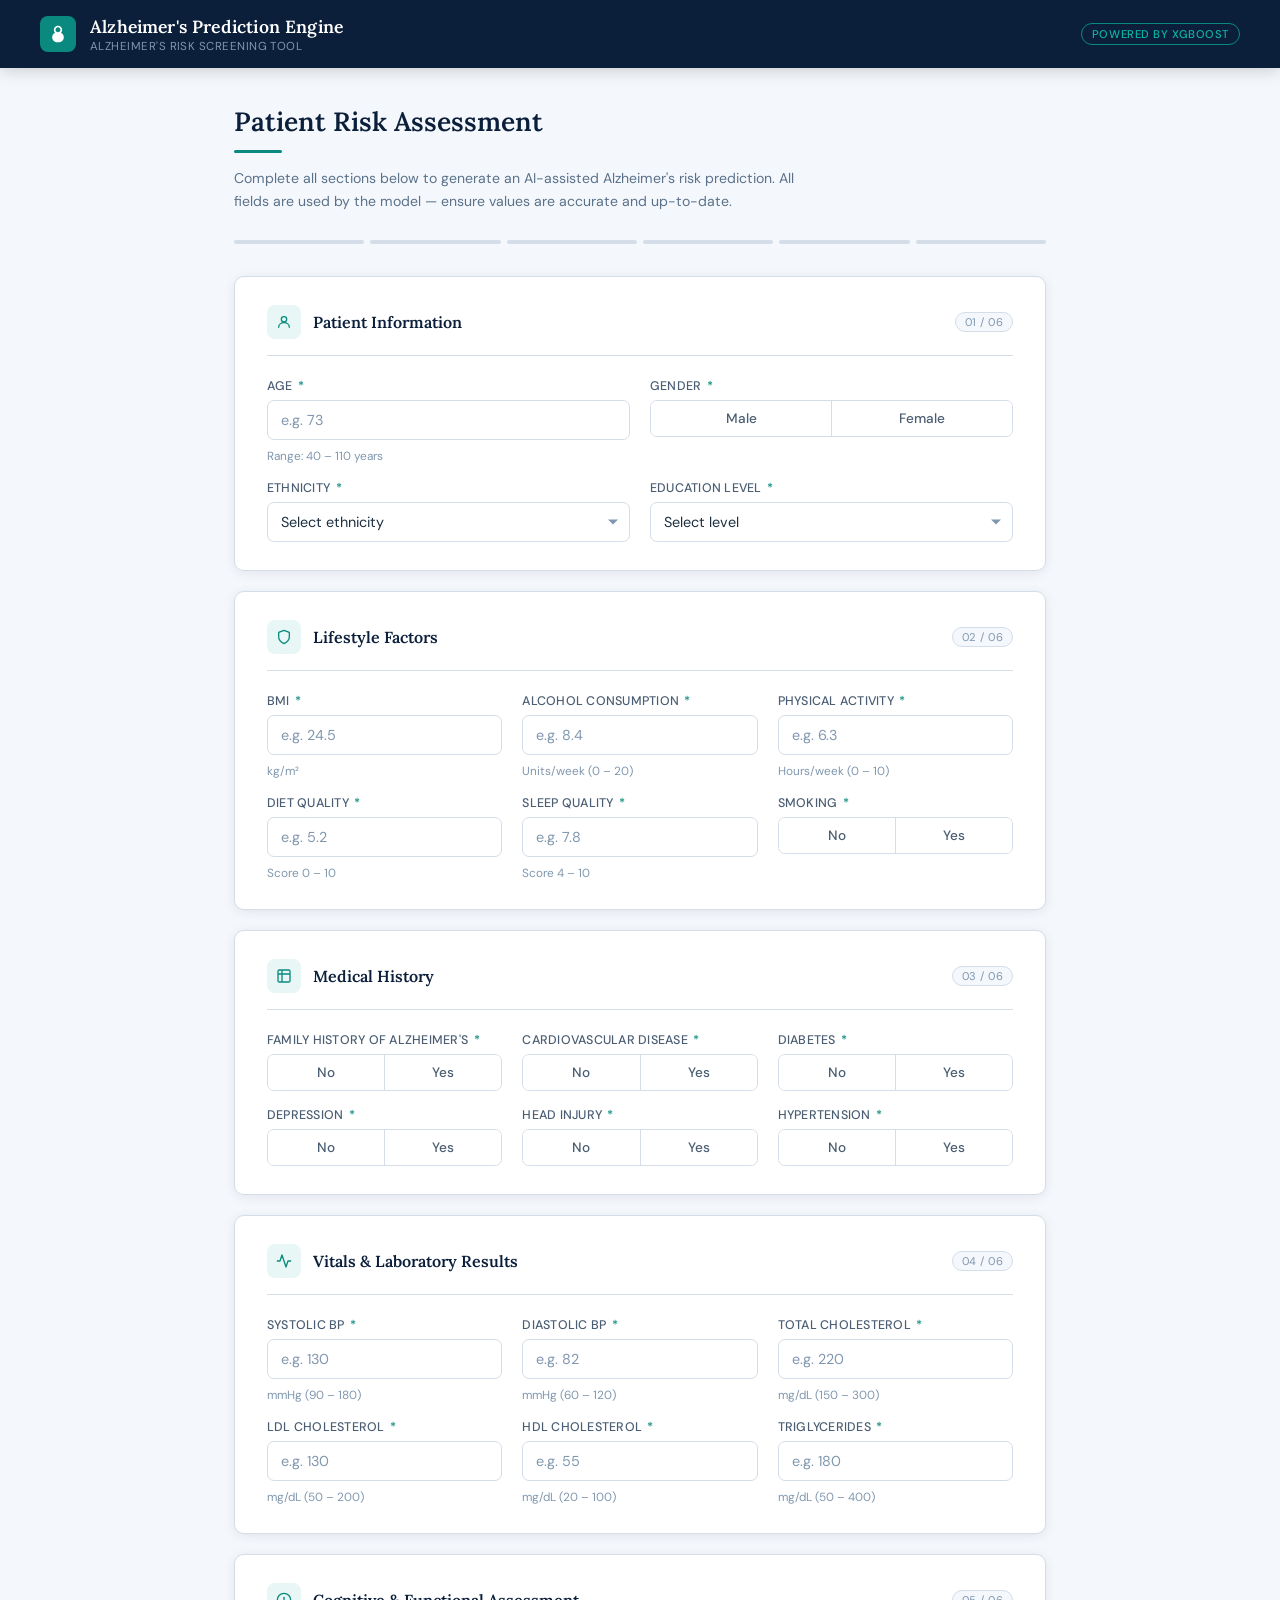
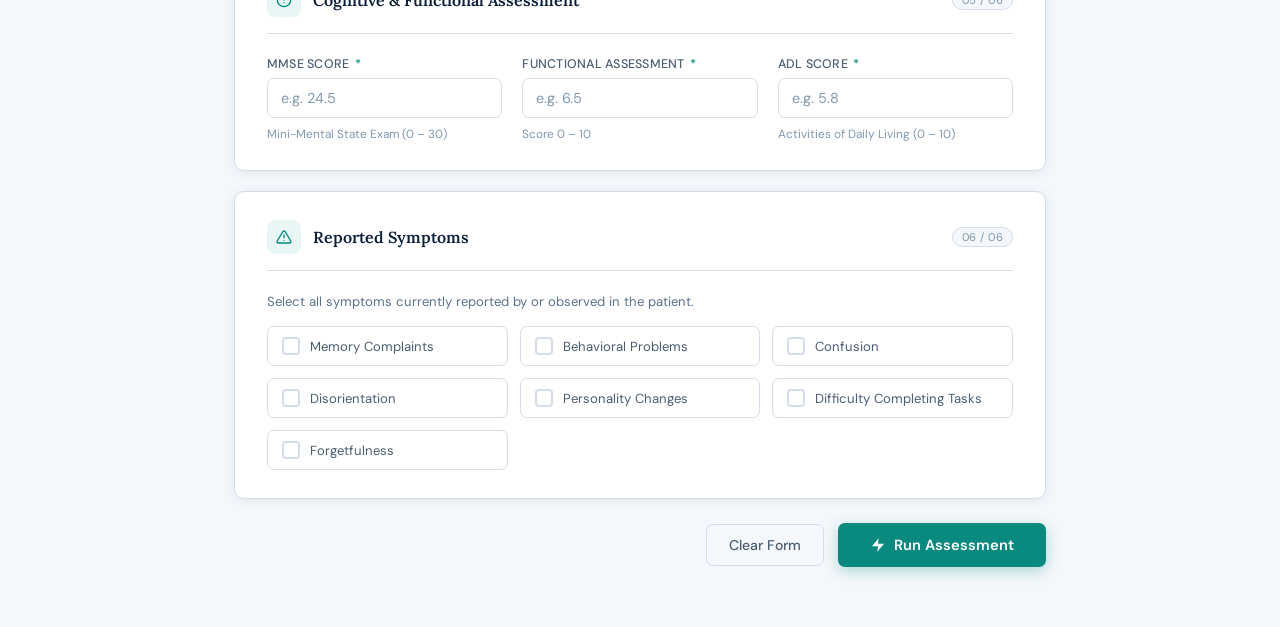
<file: client/pages/index.html>
<!DOCTYPE html>
<html lang="en">
<head>
  <meta charset="UTF-8" />
  <meta name="viewport" content="width=device-width, initial-scale=1.0"/>
  <title>Alzheimer's Prediction Engine</title>
  <link href="https://fonts.googleapis.com/css2?family=DM+Sans:ital,opsz,wght@0,9..40,300;0,9..40,400;0,9..40,500;0,9..40,600;1,9..40,300&family=Lora:wght@500;600&display=swap" rel="stylesheet"/>
  <link rel="stylesheet" href="../css/styles.css"/>
</head>
<body>

<header>
  <div class="header-brand">
    <div class="header-icon">
      <svg viewBox="0 0 24 24" xmlns="http://www.w3.org/2000/svg"><path d="M12 2C9.2 2 7 4.2 7 7c0 1.4.5 2.6 1.4 3.6C6.6 11.5 5 13.6 5 16c0 3.3 2.7 6 6 6h2c3.3 0 6-2.7 6-6 0-2.4-1.6-4.5-3.4-5.4C16.5 9.6 17 8.4 17 7c0-2.8-2.2-5-5-5zm0 2c1.7 0 3 1.3 3 3s-1.3 3-3 3-3-1.3-3-3 1.3-3 3-3zm1 9h-2c-2.2 0-4 1.8-4 4s1.8 4 4 4h2c2.2 0 4-1.8 4-4s-1.8-4-4-4z"/></svg>
    </div>
    <div>
      <div class="header-title">Alzheimer's Prediction Engine</div>
      <div class="header-subtitle">Alzheimer's Risk Screening Tool</div>
    </div>
  </div>
  <div class="header-badge">Powered by XGBoost</div>
</header>

<div class="page">
  <div class="page-intro">
    <h1>Patient Risk Assessment</h1>
    <div class="divider"></div>
    <p>Complete all sections below to generate an AI-assisted Alzheimer's risk prediction. All fields are used by the model — ensure values are accurate and up-to-date.</p>
  </div>

  <div class="progress-bar" id="progressBar">
    <div class="progress-seg" data-sec="0"></div>
    <div class="progress-seg" data-sec="1"></div>
    <div class="progress-seg" data-sec="2"></div>
    <div class="progress-seg" data-sec="3"></div>
    <div class="progress-seg" data-sec="4"></div>
    <div class="progress-seg" data-sec="5"></div>
  </div>

  <form id="assessmentForm" novalidate>

    <!-- 1. Patient Information -->
    <div class="card" data-section="0">
      <div class="card-header">
        <div class="card-icon"><svg viewBox="0 0 24 24"><circle cx="12" cy="8" r="4"/><path d="M4 20c0-4 3.6-7 8-7s8 3 8 7"/></svg></div>
        <div class="card-title">Patient Information</div>
        <div class="card-num">01 / 06</div>
      </div>
      <div class="grid-2">
        <div class="field">
          <label>Age <span class="req">*</span></label>
          <input type="number" name="Age" min="40" max="110" placeholder="e.g. 73" required/>
          <span class="hint">Range: 40 – 110 years</span>
        </div>
        <div class="field">
          <label>Gender <span class="req">*</span></label>
          <div class="toggle-group">
            <input type="radio" name="Gender" id="gender_m" value="0" required/>
            <label for="gender_m">Male</label>
            <input type="radio" name="Gender" id="gender_f" value="1"/>
            <label for="gender_f">Female</label>
          </div>
        </div>
        <div class="field">
          <label>Ethnicity <span class="req">*</span></label>
          <div class="select-wrap">
            <select name="Ethnicity" required>
              <option value="" disabled selected>Select ethnicity</option>
              <option value="0">Caucasian</option>
              <option value="1">African American</option>
              <option value="2">Asian</option>
              <option value="3">Other</option>
            </select>
          </div>
        </div>
        <div class="field">
          <label>Education Level <span class="req">*</span></label>
          <div class="select-wrap">
            <select name="EducationLevel" required>
              <option value="" disabled selected>Select level</option>
              <option value="0">None</option>
              <option value="1">High School</option>
              <option value="2">Bachelor's</option>
              <option value="3">Higher</option>
            </select>
          </div>
        </div>
      </div>
    </div>

    <!-- 2. Lifestyle Factors -->
    <div class="card" data-section="1">
      <div class="card-header">
        <div class="card-icon"><svg viewBox="0 0 24 24"><path d="M12 22s8-4 8-10V5l-8-3-8 3v7c0 6 8 10 8 10z"/></svg></div>
        <div class="card-title">Lifestyle Factors</div>
        <div class="card-num">02 / 06</div>
      </div>
      <div class="grid-3">
        <div class="field">
          <label>BMI <span class="req">*</span></label>
          <input type="number" name="BMI" step="0.1" min="10" max="60" placeholder="e.g. 24.5" required/>
          <span class="hint">kg/m²</span>
        </div>
        <div class="field">
          <label>Alcohol Consumption <span class="req">*</span></label>
          <input type="number" name="AlcoholConsumption" step="0.1" min="0" max="30" placeholder="e.g. 8.4" required/>
          <span class="hint">Units/week (0 – 20)</span>
        </div>
        <div class="field">
          <label>Physical Activity <span class="req">*</span></label>
          <input type="number" name="PhysicalActivity" step="0.1" min="0" max="15" placeholder="e.g. 6.3" required/>
          <span class="hint">Hours/week (0 – 10)</span>
        </div>
        <div class="field">
          <label>Diet Quality <span class="req">*</span></label>
          <input type="number" name="DietQuality" step="0.1" min="0" max="10" placeholder="e.g. 5.2" required/>
          <span class="hint">Score 0 – 10</span>
        </div>
        <div class="field">
          <label>Sleep Quality <span class="req">*</span></label>
          <input type="number" name="SleepQuality" step="0.1" min="4" max="10" placeholder="e.g. 7.8" required/>
          <span class="hint">Score 4 – 10</span>
        </div>
        <div class="field">
          <label>Smoking <span class="req">*</span></label>
          <div class="toggle-group">
            <input type="radio" name="Smoking" id="smoke_n" value="0" required/>
            <label for="smoke_n">No</label>
            <input type="radio" name="Smoking" id="smoke_y" value="1"/>
            <label for="smoke_y">Yes</label>
          </div>
        </div>
      </div>
    </div>

    <!-- 3. Medical History -->
    <div class="card" data-section="2">
      <div class="card-header">
        <div class="card-icon"><svg viewBox="0 0 24 24"><path d="M9 3H5a2 2 0 0 0-2 2v4m6-6h10a2 2 0 0 1 2 2v4M9 3v18m0 0h10a2 2 0 0 0 2-2V9M9 21H5a2 2 0 0 1-2-2V9m0 0h18"/></svg></div>
        <div class="card-title">Medical History</div>
        <div class="card-num">03 / 06</div>
      </div>
      <div class="grid-3">
        <div class="field">
          <label>Family History of Alzheimer's <span class="req">*</span></label>
          <div class="toggle-group">
            <input type="radio" name="FamilyHistoryAlzheimers" id="fam_n" value="0" required/>
            <label for="fam_n">No</label>
            <input type="radio" name="FamilyHistoryAlzheimers" id="fam_y" value="1"/>
            <label for="fam_y">Yes</label>
          </div>
        </div>
        <div class="field">
          <label>Cardiovascular Disease <span class="req">*</span></label>
          <div class="toggle-group">
            <input type="radio" name="CardiovascularDisease" id="cvd_n" value="0" required/>
            <label for="cvd_n">No</label>
            <input type="radio" name="CardiovascularDisease" id="cvd_y" value="1"/>
            <label for="cvd_y">Yes</label>
          </div>
        </div>
        <div class="field">
          <label>Diabetes <span class="req">*</span></label>
          <div class="toggle-group">
            <input type="radio" name="Diabetes" id="diab_n" value="0" required/>
            <label for="diab_n">No</label>
            <input type="radio" name="Diabetes" id="diab_y" value="1"/>
            <label for="diab_y">Yes</label>
          </div>
        </div>
        <div class="field">
          <label>Depression <span class="req">*</span></label>
          <div class="toggle-group">
            <input type="radio" name="Depression" id="dep_n" value="0" required/>
            <label for="dep_n">No</label>
            <input type="radio" name="Depression" id="dep_y" value="1"/>
            <label for="dep_y">Yes</label>
          </div>
        </div>
        <div class="field">
          <label>Head Injury <span class="req">*</span></label>
          <div class="toggle-group">
            <input type="radio" name="HeadInjury" id="hi_n" value="0" required/>
            <label for="hi_n">No</label>
            <input type="radio" name="HeadInjury" id="hi_y" value="1"/>
            <label for="hi_y">Yes</label>
          </div>
        </div>
        <div class="field">
          <label>Hypertension <span class="req">*</span></label>
          <div class="toggle-group">
            <input type="radio" name="Hypertension" id="htn_n" value="0" required/>
            <label for="htn_n">No</label>
            <input type="radio" name="Hypertension" id="htn_y" value="1"/>
            <label for="htn_y">Yes</label>
          </div>
        </div>
      </div>
    </div>

    <!-- 4. Vitals & Labs -->
    <div class="card" data-section="3">
      <div class="card-header">
        <div class="card-icon"><svg viewBox="0 0 24 24"><polyline points="22 12 18 12 15 21 9 3 6 12 2 12"/></svg></div>
        <div class="card-title">Vitals &amp; Laboratory Results</div>
        <div class="card-num">04 / 06</div>
      </div>
      <div class="grid-3">
        <div class="field">
          <label>Systolic BP <span class="req">*</span></label>
          <input type="number" name="SystolicBP" min="90" max="200" placeholder="e.g. 130" required/>
          <span class="hint">mmHg (90 – 180)</span>
        </div>
        <div class="field">
          <label>Diastolic BP <span class="req">*</span></label>
          <input type="number" name="DiastolicBP" min="60" max="130" placeholder="e.g. 82" required/>
          <span class="hint">mmHg (60 – 120)</span>
        </div>
        <div class="field">
          <label>Total Cholesterol <span class="req">*</span></label>
          <input type="number" name="CholesterolTotal" step="0.1" min="100" max="400" placeholder="e.g. 220" required/>
          <span class="hint">mg/dL (150 – 300)</span>
        </div>
        <div class="field">
          <label>LDL Cholesterol <span class="req">*</span></label>
          <input type="number" name="CholesterolLDL" step="0.1" min="50" max="250" placeholder="e.g. 130" required/>
          <span class="hint">mg/dL (50 – 200)</span>
        </div>
        <div class="field">
          <label>HDL Cholesterol <span class="req">*</span></label>
          <input type="number" name="CholesterolHDL" step="0.1" min="20" max="100" placeholder="e.g. 55" required/>
          <span class="hint">mg/dL (20 – 100)</span>
        </div>
        <div class="field">
          <label>Triglycerides <span class="req">*</span></label>
          <input type="number" name="CholesterolTriglycerides" step="0.1" min="50" max="400" placeholder="e.g. 180" required/>
          <span class="hint">mg/dL (50 – 400)</span>
        </div>
      </div>
    </div>

    <!-- 5. Cognitive Assessment -->
    <div class="card" data-section="4">
      <div class="card-header">
        <div class="card-icon"><svg viewBox="0 0 24 24"><circle cx="12" cy="12" r="10"/><line x1="12" y1="8" x2="12" y2="12"/><line x1="12" y1="16" x2="12.01" y2="16"/></svg></div>
        <div class="card-title">Cognitive &amp; Functional Assessment</div>
        <div class="card-num">05 / 06</div>
      </div>
      <div class="grid-3">
        <div class="field">
          <label>MMSE Score <span class="req">*</span></label>
          <input type="number" name="MMSE" step="0.1" min="0" max="30" placeholder="e.g. 24.5" required/>
          <span class="hint">Mini-Mental State Exam (0 – 30)</span>
        </div>
        <div class="field">
          <label>Functional Assessment <span class="req">*</span></label>
          <input type="number" name="FunctionalAssessment" step="0.01" min="0" max="10" placeholder="e.g. 6.5" required/>
          <span class="hint">Score 0 – 10</span>
        </div>
        <div class="field">
          <label>ADL Score <span class="req">*</span></label>
          <input type="number" name="ADL" step="0.01" min="0" max="10" placeholder="e.g. 5.8" required/>
          <span class="hint">Activities of Daily Living (0 – 10)</span>
        </div>
      </div>
    </div>

    <!-- 6. Symptoms -->
    <div class="card" data-section="5">
      <div class="card-header">
        <div class="card-icon"><svg viewBox="0 0 24 24"><path d="M10.29 3.86L1.82 18a2 2 0 001.71 3h16.94a2 2 0 001.71-3L13.71 3.86a2 2 0 00-3.42 0z"/><line x1="12" y1="9" x2="12" y2="13"/><line x1="12" y1="17" x2="12.01" y2="17"/></svg></div>
        <div class="card-title">Reported Symptoms</div>
        <div class="card-num">06 / 06</div>
      </div>
      <p style="font-size:0.82rem;color:var(--text-muted);margin-bottom:16px;">Select all symptoms currently reported by or observed in the patient.</p>
      <div class="symptom-grid">
        <label class="symptom-check">
          <input type="checkbox" name="MemoryComplaints" value="1"/>
          <div class="check-box"><svg viewBox="0 0 12 12"><polyline points="1.5,6 4.5,9.5 10.5,2.5"/></svg></div>
          <span>Memory Complaints</span>
        </label>
        <label class="symptom-check">
          <input type="checkbox" name="BehavioralProblems" value="1"/>
          <div class="check-box"><svg viewBox="0 0 12 12"><polyline points="1.5,6 4.5,9.5 10.5,2.5"/></svg></div>
          <span>Behavioral Problems</span>
        </label>
        <label class="symptom-check">
          <input type="checkbox" name="Confusion" value="1"/>
          <div class="check-box"><svg viewBox="0 0 12 12"><polyline points="1.5,6 4.5,9.5 10.5,2.5"/></svg></div>
          <span>Confusion</span>
        </label>
        <label class="symptom-check">
          <input type="checkbox" name="Disorientation" value="1"/>
          <div class="check-box"><svg viewBox="0 0 12 12"><polyline points="1.5,6 4.5,9.5 10.5,2.5"/></svg></div>
          <span>Disorientation</span>
        </label>
        <label class="symptom-check">
          <input type="checkbox" name="PersonalityChanges" value="1"/>
          <div class="check-box"><svg viewBox="0 0 12 12"><polyline points="1.5,6 4.5,9.5 10.5,2.5"/></svg></div>
          <span>Personality Changes</span>
        </label>
        <label class="symptom-check">
          <input type="checkbox" name="DifficultyCompletingTasks" value="1"/>
          <div class="check-box"><svg viewBox="0 0 12 12"><polyline points="1.5,6 4.5,9.5 10.5,2.5"/></svg></div>
          <span>Difficulty Completing Tasks</span>
        </label>
        <label class="symptom-check">
          <input type="checkbox" name="Forgetfulness" value="1"/>
          <div class="check-box"><svg viewBox="0 0 12 12"><polyline points="1.5,6 4.5,9.5 10.5,2.5"/></svg></div>
          <span>Forgetfulness</span>
        </label>
      </div>
    </div>

    <!-- Actions -->
    <div class="submit-row">
      <button type="button" class="btn-reset" id="resetBtn">Clear Form</button>
      <button type="submit" class="btn-submit" id="submitBtn">
        <svg viewBox="0 0 24 24" xmlns="http://www.w3.org/2000/svg"><path d="M13 2L3 14h9l-1 8 10-12h-9l1-8z"/></svg>
        Run Assessment
      </button>
    </div>

    <!-- Error Banner -->
    <div id="error-banner" style="display:none;">
      <svg viewBox="0 0 24 24"><circle cx="12" cy="12" r="10"/><line x1="12" y1="8" x2="12" y2="12"/><line x1="12" y1="16" x2="12.01" y2="16"/></svg>
      <span id="error-text">Could not reach the prediction server.</span>
    </div>

    <!-- Result Card -->
    <div id="result-card">
      <div class="result-header">
        <div class="result-icon" id="resultIcon"></div>
        <div>
          <div class="result-label" id="resultLabel"></div>
          <div class="result-desc"  id="resultDesc"></div>
        </div>
      </div>
      <div class="result-factors" id="resultFactors"></div>
      <div class="result-note">
        <svg viewBox="0 0 24 24"><circle cx="12" cy="12" r="10"/><line x1="12" y1="8" x2="12" y2="12"/><line x1="12" y1="16" x2="12.01" y2="16"/></svg>
        This output is ML-assisted and intended for clinical decision support only. It does not constitute a medical diagnosis. Please consult a qualified neurologist for formal evaluation.
      </div>
    </div>

  </form>
</div>

<script src="../js/script.js"></script>

</body>
</html>
</file>
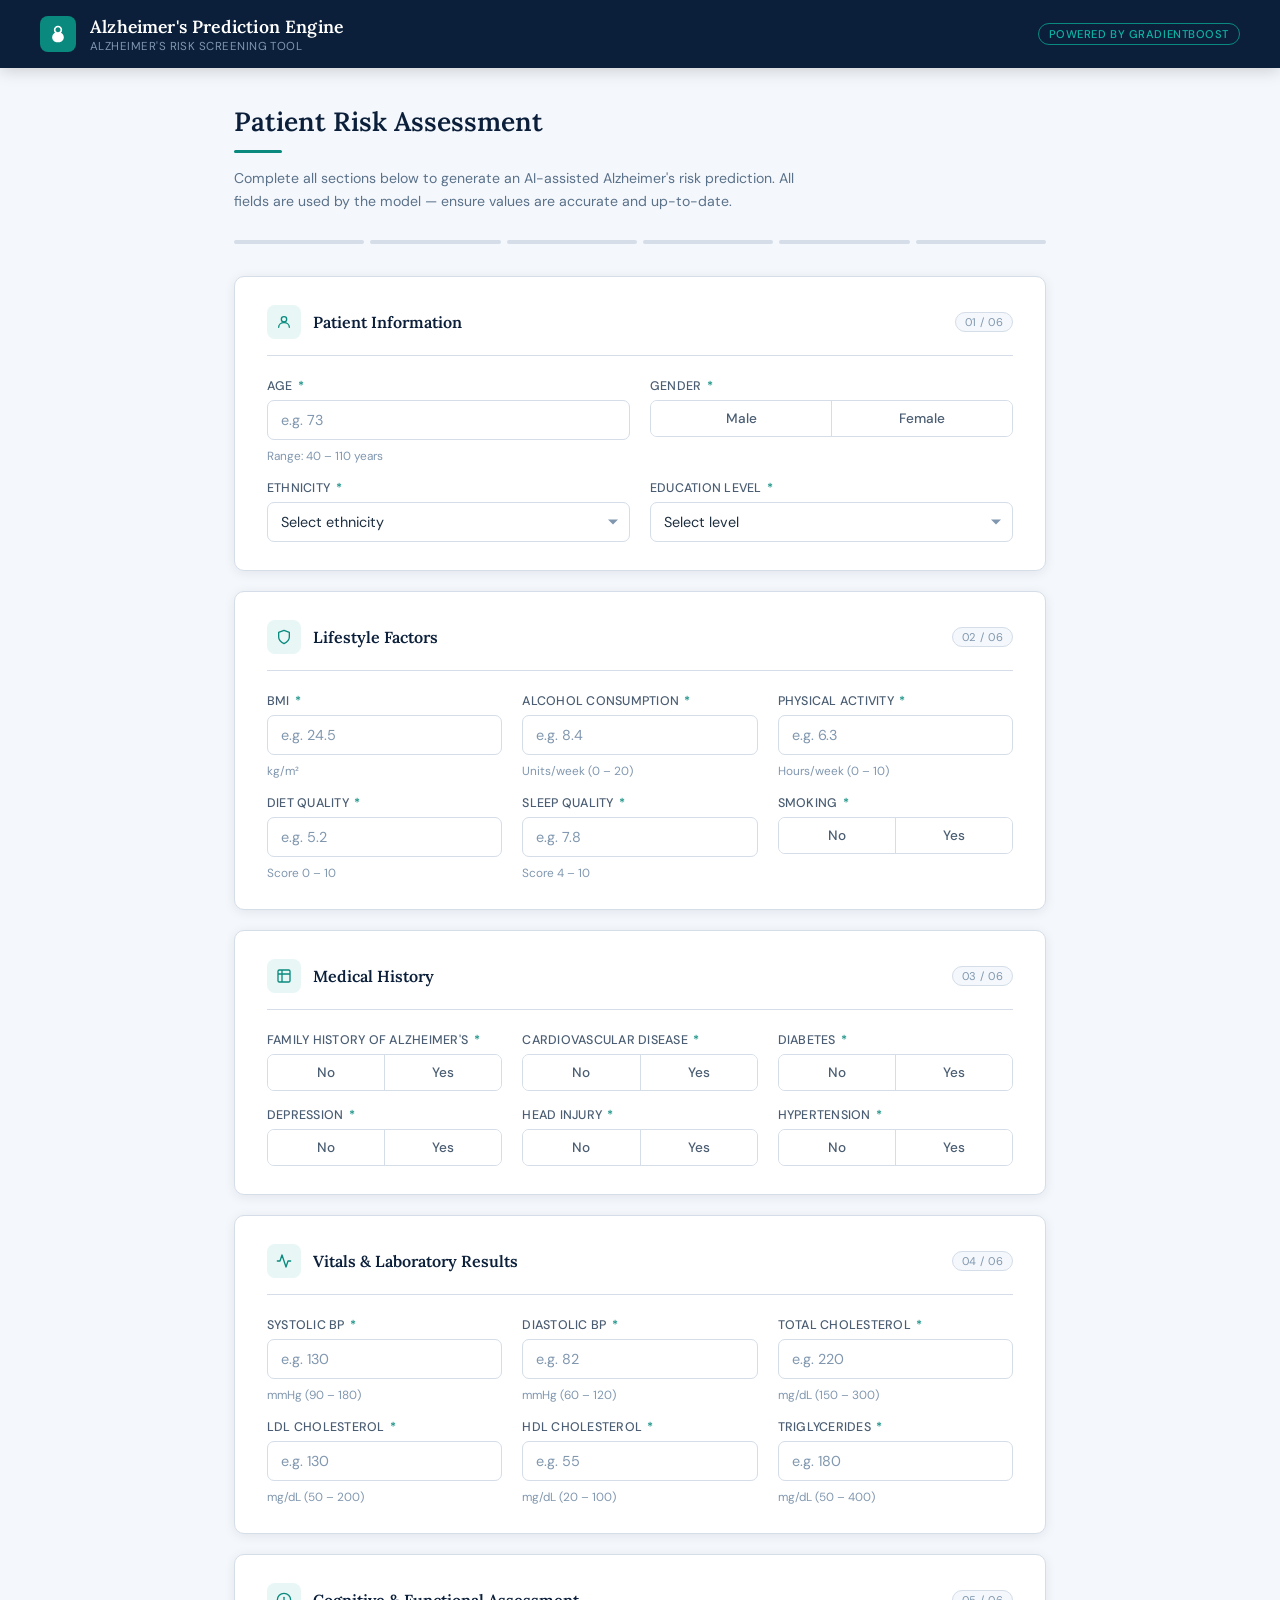
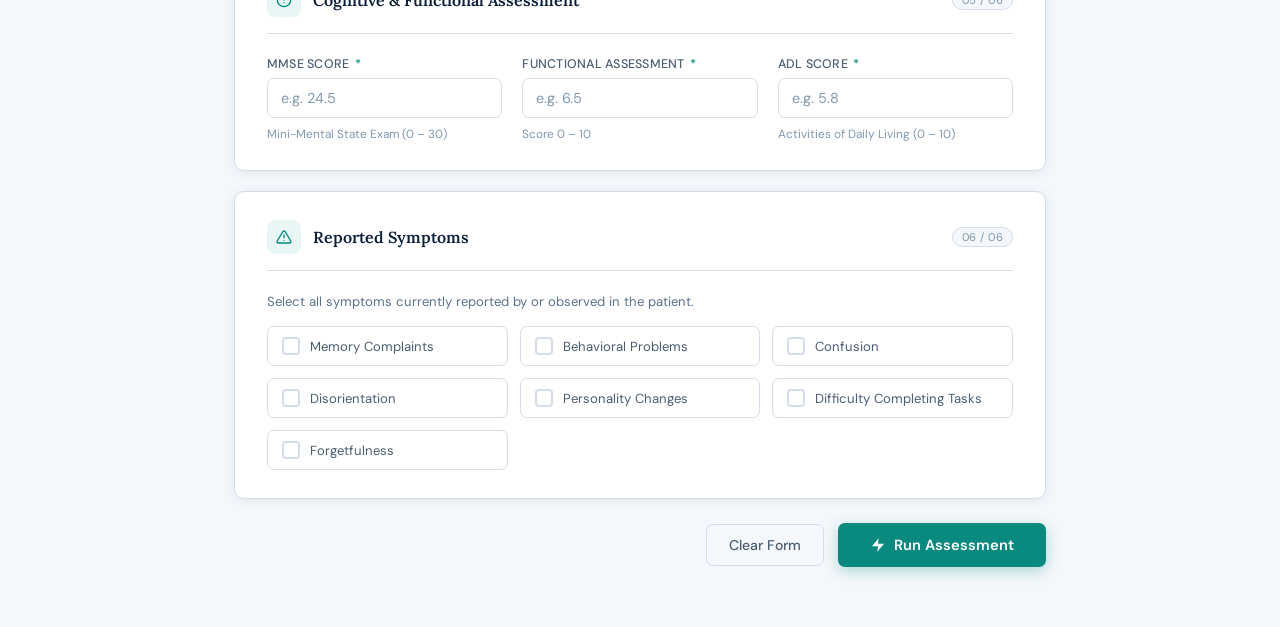
<file: web-app/client/pages/index.html>
<!DOCTYPE html>
<html lang="en">
<head>
  <meta charset="UTF-8" />
  <meta name="viewport" content="width=device-width, initial-scale=1.0"/>
  <title>Alzheimer's Prediction Engine</title>
  <link href="https://fonts.googleapis.com/css2?family=DM+Sans:ital,opsz,wght@0,9..40,300;0,9..40,400;0,9..40,500;0,9..40,600;1,9..40,300&family=Lora:wght@500;600&display=swap" rel="stylesheet"/>
  <link rel="stylesheet" href="../css/styles.css"/>
</head>
<body>

<header>
  <div class="header-brand">
    <div class="header-icon">
      <svg viewBox="0 0 24 24" xmlns="http://www.w3.org/2000/svg"><path d="M12 2C9.2 2 7 4.2 7 7c0 1.4.5 2.6 1.4 3.6C6.6 11.5 5 13.6 5 16c0 3.3 2.7 6 6 6h2c3.3 0 6-2.7 6-6 0-2.4-1.6-4.5-3.4-5.4C16.5 9.6 17 8.4 17 7c0-2.8-2.2-5-5-5zm0 2c1.7 0 3 1.3 3 3s-1.3 3-3 3-3-1.3-3-3 1.3-3 3-3zm1 9h-2c-2.2 0-4 1.8-4 4s1.8 4 4 4h2c2.2 0 4-1.8 4-4s-1.8-4-4-4z"/></svg>
    </div>
    <div>
      <div class="header-title">Alzheimer's Prediction Engine</div>
      <div class="header-subtitle">Alzheimer's Risk Screening Tool</div>
    </div>
  </div>
  <div class="header-badge">Powered by GradientBoost</div>
</header>

<div class="page">
  <div class="page-intro">
    <h1>Patient Risk Assessment</h1>
    <div class="divider"></div>
    <p>Complete all sections below to generate an AI-assisted Alzheimer's risk prediction. All fields are used by the model — ensure values are accurate and up-to-date.</p>
  </div>

  <div class="progress-bar" id="progressBar">
    <div class="progress-seg" data-sec="0"></div>
    <div class="progress-seg" data-sec="1"></div>
    <div class="progress-seg" data-sec="2"></div>
    <div class="progress-seg" data-sec="3"></div>
    <div class="progress-seg" data-sec="4"></div>
    <div class="progress-seg" data-sec="5"></div>
  </div>

  <form id="assessmentForm" novalidate>

    <!-- 1. Patient Information -->
    <div class="card" data-section="0">
      <div class="card-header">
        <div class="card-icon"><svg viewBox="0 0 24 24"><circle cx="12" cy="8" r="4"/><path d="M4 20c0-4 3.6-7 8-7s8 3 8 7"/></svg></div>
        <div class="card-title">Patient Information</div>
        <div class="card-num">01 / 06</div>
      </div>
      <div class="grid-2">
        <div class="field">
          <label>Age <span class="req">*</span></label>
          <input type="number" name="Age" min="40" max="110" placeholder="e.g. 73" required/>
          <span class="hint">Range: 40 – 110 years</span>
        </div>
        <div class="field">
          <label>Gender <span class="req">*</span></label>
          <div class="toggle-group">
            <input type="radio" name="Gender" id="gender_m" value="0" required/>
            <label for="gender_m">Male</label>
            <input type="radio" name="Gender" id="gender_f" value="1"/>
            <label for="gender_f">Female</label>
          </div>
        </div>
        <div class="field">
          <label>Ethnicity <span class="req">*</span></label>
          <div class="select-wrap">
            <select name="Ethnicity" required>
              <option value="" disabled selected>Select ethnicity</option>
              <option value="0">Caucasian</option>
              <option value="1">African American</option>
              <option value="2">Asian</option>
              <option value="3">Other</option>
            </select>
          </div>
        </div>
        <div class="field">
          <label>Education Level <span class="req">*</span></label>
          <div class="select-wrap">
            <select name="EducationLevel" required>
              <option value="" disabled selected>Select level</option>
              <option value="0">None</option>
              <option value="1">High School</option>
              <option value="2">Bachelor's</option>
              <option value="3">Higher</option>
            </select>
          </div>
        </div>
      </div>
    </div>

    <!-- 2. Lifestyle Factors -->
    <div class="card" data-section="1">
      <div class="card-header">
        <div class="card-icon"><svg viewBox="0 0 24 24"><path d="M12 22s8-4 8-10V5l-8-3-8 3v7c0 6 8 10 8 10z"/></svg></div>
        <div class="card-title">Lifestyle Factors</div>
        <div class="card-num">02 / 06</div>
      </div>
      <div class="grid-3">
        <div class="field">
          <label>BMI <span class="req">*</span></label>
          <input type="number" name="BMI" step="0.1" min="10" max="60" placeholder="e.g. 24.5" required/>
          <span class="hint">kg/m²</span>
        </div>
        <div class="field">
          <label>Alcohol Consumption <span class="req">*</span></label>
          <input type="number" name="AlcoholConsumption" step="0.1" min="0" max="30" placeholder="e.g. 8.4" required/>
          <span class="hint">Units/week (0 – 20)</span>
        </div>
        <div class="field">
          <label>Physical Activity <span class="req">*</span></label>
          <input type="number" name="PhysicalActivity" step="0.1" min="0" max="15" placeholder="e.g. 6.3" required/>
          <span class="hint">Hours/week (0 – 10)</span>
        </div>
        <div class="field">
          <label>Diet Quality <span class="req">*</span></label>
          <input type="number" name="DietQuality" step="0.1" min="0" max="10" placeholder="e.g. 5.2" required/>
          <span class="hint">Score 0 – 10</span>
        </div>
        <div class="field">
          <label>Sleep Quality <span class="req">*</span></label>
          <input type="number" name="SleepQuality" step="0.1" min="4" max="10" placeholder="e.g. 7.8" required/>
          <span class="hint">Score 4 – 10</span>
        </div>
        <div class="field">
          <label>Smoking <span class="req">*</span></label>
          <div class="toggle-group">
            <input type="radio" name="Smoking" id="smoke_n" value="0" required/>
            <label for="smoke_n">No</label>
            <input type="radio" name="Smoking" id="smoke_y" value="1"/>
            <label for="smoke_y">Yes</label>
          </div>
        </div>
      </div>
    </div>

    <!-- 3. Medical History -->
    <div class="card" data-section="2">
      <div class="card-header">
        <div class="card-icon"><svg viewBox="0 0 24 24"><path d="M9 3H5a2 2 0 0 0-2 2v4m6-6h10a2 2 0 0 1 2 2v4M9 3v18m0 0h10a2 2 0 0 0 2-2V9M9 21H5a2 2 0 0 1-2-2V9m0 0h18"/></svg></div>
        <div class="card-title">Medical History</div>
        <div class="card-num">03 / 06</div>
      </div>
      <div class="grid-3">
        <div class="field">
          <label>Family History of Alzheimer's <span class="req">*</span></label>
          <div class="toggle-group">
            <input type="radio" name="FamilyHistoryAlzheimers" id="fam_n" value="0" required/>
            <label for="fam_n">No</label>
            <input type="radio" name="FamilyHistoryAlzheimers" id="fam_y" value="1"/>
            <label for="fam_y">Yes</label>
          </div>
        </div>
        <div class="field">
          <label>Cardiovascular Disease <span class="req">*</span></label>
          <div class="toggle-group">
            <input type="radio" name="CardiovascularDisease" id="cvd_n" value="0" required/>
            <label for="cvd_n">No</label>
            <input type="radio" name="CardiovascularDisease" id="cvd_y" value="1"/>
            <label for="cvd_y">Yes</label>
          </div>
        </div>
        <div class="field">
          <label>Diabetes <span class="req">*</span></label>
          <div class="toggle-group">
            <input type="radio" name="Diabetes" id="diab_n" value="0" required/>
            <label for="diab_n">No</label>
            <input type="radio" name="Diabetes" id="diab_y" value="1"/>
            <label for="diab_y">Yes</label>
          </div>
        </div>
        <div class="field">
          <label>Depression <span class="req">*</span></label>
          <div class="toggle-group">
            <input type="radio" name="Depression" id="dep_n" value="0" required/>
            <label for="dep_n">No</label>
            <input type="radio" name="Depression" id="dep_y" value="1"/>
            <label for="dep_y">Yes</label>
          </div>
        </div>
        <div class="field">
          <label>Head Injury <span class="req">*</span></label>
          <div class="toggle-group">
            <input type="radio" name="HeadInjury" id="hi_n" value="0" required/>
            <label for="hi_n">No</label>
            <input type="radio" name="HeadInjury" id="hi_y" value="1"/>
            <label for="hi_y">Yes</label>
          </div>
        </div>
        <div class="field">
          <label>Hypertension <span class="req">*</span></label>
          <div class="toggle-group">
            <input type="radio" name="Hypertension" id="htn_n" value="0" required/>
            <label for="htn_n">No</label>
            <input type="radio" name="Hypertension" id="htn_y" value="1"/>
            <label for="htn_y">Yes</label>
          </div>
        </div>
      </div>
    </div>

    <!-- 4. Vitals & Labs -->
    <div class="card" data-section="3">
      <div class="card-header">
        <div class="card-icon"><svg viewBox="0 0 24 24"><polyline points="22 12 18 12 15 21 9 3 6 12 2 12"/></svg></div>
        <div class="card-title">Vitals &amp; Laboratory Results</div>
        <div class="card-num">04 / 06</div>
      </div>
      <div class="grid-3">
        <div class="field">
          <label>Systolic BP <span class="req">*</span></label>
          <input type="number" name="SystolicBP" min="90" max="200" placeholder="e.g. 130" required/>
          <span class="hint">mmHg (90 – 180)</span>
        </div>
        <div class="field">
          <label>Diastolic BP <span class="req">*</span></label>
          <input type="number" name="DiastolicBP" min="60" max="130" placeholder="e.g. 82" required/>
          <span class="hint">mmHg (60 – 120)</span>
        </div>
        <div class="field">
          <label>Total Cholesterol <span class="req">*</span></label>
          <input type="number" name="CholesterolTotal" step="0.1" min="100" max="400" placeholder="e.g. 220" required/>
          <span class="hint">mg/dL (150 – 300)</span>
        </div>
        <div class="field">
          <label>LDL Cholesterol <span class="req">*</span></label>
          <input type="number" name="CholesterolLDL" step="0.1" min="50" max="250" placeholder="e.g. 130" required/>
          <span class="hint">mg/dL (50 – 200)</span>
        </div>
        <div class="field">
          <label>HDL Cholesterol <span class="req">*</span></label>
          <input type="number" name="CholesterolHDL" step="0.1" min="20" max="100" placeholder="e.g. 55" required/>
          <span class="hint">mg/dL (20 – 100)</span>
        </div>
        <div class="field">
          <label>Triglycerides <span class="req">*</span></label>
          <input type="number" name="CholesterolTriglycerides" step="0.1" min="50" max="400" placeholder="e.g. 180" required/>
          <span class="hint">mg/dL (50 – 400)</span>
        </div>
      </div>
    </div>

    <!-- 5. Cognitive Assessment -->
    <div class="card" data-section="4">
      <div class="card-header">
        <div class="card-icon"><svg viewBox="0 0 24 24"><circle cx="12" cy="12" r="10"/><line x1="12" y1="8" x2="12" y2="12"/><line x1="12" y1="16" x2="12.01" y2="16"/></svg></div>
        <div class="card-title">Cognitive &amp; Functional Assessment</div>
        <div class="card-num">05 / 06</div>
      </div>
      <div class="grid-3">
        <div class="field">
          <label>MMSE Score <span class="req">*</span></label>
          <input type="number" name="MMSE" step="0.1" min="0" max="30" placeholder="e.g. 24.5" required/>
          <span class="hint">Mini-Mental State Exam (0 – 30)</span>
        </div>
        <div class="field">
          <label>Functional Assessment <span class="req">*</span></label>
          <input type="number" name="FunctionalAssessment" step="0.01" min="0" max="10" placeholder="e.g. 6.5" required/>
          <span class="hint">Score 0 – 10</span>
        </div>
        <div class="field">
          <label>ADL Score <span class="req">*</span></label>
          <input type="number" name="ADL" step="0.01" min="0" max="10" placeholder="e.g. 5.8" required/>
          <span class="hint">Activities of Daily Living (0 – 10)</span>
        </div>
      </div>
    </div>

    <!-- 6. Symptoms -->
    <div class="card" data-section="5">
      <div class="card-header">
        <div class="card-icon"><svg viewBox="0 0 24 24"><path d="M10.29 3.86L1.82 18a2 2 0 001.71 3h16.94a2 2 0 001.71-3L13.71 3.86a2 2 0 00-3.42 0z"/><line x1="12" y1="9" x2="12" y2="13"/><line x1="12" y1="17" x2="12.01" y2="17"/></svg></div>
        <div class="card-title">Reported Symptoms</div>
        <div class="card-num">06 / 06</div>
      </div>
      <p style="font-size:0.82rem;color:var(--text-muted);margin-bottom:16px;">Select all symptoms currently reported by or observed in the patient.</p>
      <div class="symptom-grid">
        <label class="symptom-check">
          <input type="checkbox" name="MemoryComplaints" value="1"/>
          <div class="check-box"><svg viewBox="0 0 12 12"><polyline points="1.5,6 4.5,9.5 10.5,2.5"/></svg></div>
          <span>Memory Complaints</span>
        </label>
        <label class="symptom-check">
          <input type="checkbox" name="BehavioralProblems" value="1"/>
          <div class="check-box"><svg viewBox="0 0 12 12"><polyline points="1.5,6 4.5,9.5 10.5,2.5"/></svg></div>
          <span>Behavioral Problems</span>
        </label>
        <label class="symptom-check">
          <input type="checkbox" name="Confusion" value="1"/>
          <div class="check-box"><svg viewBox="0 0 12 12"><polyline points="1.5,6 4.5,9.5 10.5,2.5"/></svg></div>
          <span>Confusion</span>
        </label>
        <label class="symptom-check">
          <input type="checkbox" name="Disorientation" value="1"/>
          <div class="check-box"><svg viewBox="0 0 12 12"><polyline points="1.5,6 4.5,9.5 10.5,2.5"/></svg></div>
          <span>Disorientation</span>
        </label>
        <label class="symptom-check">
          <input type="checkbox" name="PersonalityChanges" value="1"/>
          <div class="check-box"><svg viewBox="0 0 12 12"><polyline points="1.5,6 4.5,9.5 10.5,2.5"/></svg></div>
          <span>Personality Changes</span>
        </label>
        <label class="symptom-check">
          <input type="checkbox" name="DifficultyCompletingTasks" value="1"/>
          <div class="check-box"><svg viewBox="0 0 12 12"><polyline points="1.5,6 4.5,9.5 10.5,2.5"/></svg></div>
          <span>Difficulty Completing Tasks</span>
        </label>
        <label class="symptom-check">
          <input type="checkbox" name="Forgetfulness" value="1"/>
          <div class="check-box"><svg viewBox="0 0 12 12"><polyline points="1.5,6 4.5,9.5 10.5,2.5"/></svg></div>
          <span>Forgetfulness</span>
        </label>
      </div>
    </div>

    <!-- Actions -->
    <div class="submit-row">
      <button type="button" class="btn-reset" id="resetBtn">Clear Form</button>
      <button type="submit" class="btn-submit" id="submitBtn">
        <svg viewBox="0 0 24 24" xmlns="http://www.w3.org/2000/svg"><path d="M13 2L3 14h9l-1 8 10-12h-9l1-8z"/></svg>
        Run Assessment
      </button>
    </div>

    <!-- Error Banner -->
    <div id="error-banner" style="display:none;">
      <svg viewBox="0 0 24 24"><circle cx="12" cy="12" r="10"/><line x1="12" y1="8" x2="12" y2="12"/><line x1="12" y1="16" x2="12.01" y2="16"/></svg>
      <span id="error-text">Could not reach the prediction server.</span>
    </div>

    <!-- Result Card -->
    <div id="result-card">
      <div class="result-header">
        <div class="result-icon" id="resultIcon"></div>
        <div>
          <div class="result-label" id="resultLabel"></div>
          <div class="result-desc"  id="resultDesc"></div>
        </div>
      </div>
      <div class="result-factors" id="resultFactors"></div>
      <div class="result-note">
        <svg viewBox="0 0 24 24"><circle cx="12" cy="12" r="10"/><line x1="12" y1="8" x2="12" y2="12"/><line x1="12" y1="16" x2="12.01" y2="16"/></svg>
        This output is ML-assisted and intended for clinical decision support only. It does not constitute a medical diagnosis. Please consult a qualified neurologist for formal evaluation.
      </div>
    </div>

  </form>
</div>

<script src="../js/script.js"></script>

</body>
</html>
</file>
<file: client/css/styles.css>
*, *::before, *::after { box-sizing: border-box; margin: 0; padding: 0; }

    :root {
      --navy:        #0b1f3a;
      --navy-mid:    #152d4e;
      --teal:        #0a8a7e;
      --teal-light:  #0db5a6;
      --teal-faint:  #e8f7f6;
      --slate:       #4a5d72;
      --slate-light: #8097af;
      --border:      #d4dde8;
      --bg:          #f4f7fb;
      --white:       #ffffff;
      --danger:      #c0392b;
      --danger-bg:   #fdf2f2;
      --safe:        #1a7a4a;
      --safe-bg:     #edf7f2;
      --text:        #1c2e40;
      --text-muted:  #5a718a;
      --card-shadow: 0 2px 12px rgba(11,31,58,0.08);
      --radius:      10px;
    }

    body {
      font-family: 'DM Sans', sans-serif;
      background: var(--bg);
      color: var(--text);
      min-height: 100vh;
      padding: 0 0 60px;
    }

    /* ── Header ── */
    header {
      background: var(--navy);
      padding: 0 40px;
      display: flex;
      align-items: center;
      justify-content: space-between;
      height: 68px;
      position: sticky;
      top: 0;
      z-index: 100;
      box-shadow: 0 2px 16px rgba(0,0,0,0.18);
    }
    .header-brand {
      display: flex;
      align-items: center;
      gap: 14px;
    }
    .header-icon {
      width: 36px; height: 36px;
      background: var(--teal);
      border-radius: 8px;
      display: flex; align-items: center; justify-content: center;
    }
    .header-icon svg { width: 20px; height: 20px; fill: white; }
    .header-title {
      font-family: 'Lora', serif;
      font-size: 1.1rem;
      font-weight: 600;
      color: var(--white);
      letter-spacing: 0.01em;
    }
    .header-subtitle {
      font-size: 0.72rem;
      color: var(--slate-light);
      letter-spacing: 0.04em;
      text-transform: uppercase;
      margin-top: 1px;
    }
    .header-badge {
      font-size: 0.7rem;
      font-weight: 500;
      color: var(--teal-light);
      border: 1px solid var(--teal);
      border-radius: 20px;
      padding: 3px 10px;
      letter-spacing: 0.05em;
      text-transform: uppercase;
    }

    /* ── Page Layout ── */
    .page {
      max-width: 860px;
      margin: 0 auto;
      padding: 36px 24px 0;
    }

    .page-intro {
      margin-bottom: 28px;
    }
    .page-intro h1 {
      font-family: 'Lora', serif;
      font-size: 1.65rem;
      font-weight: 600;
      color: var(--navy);
      line-height: 1.3;
    }
    .page-intro p {
      margin-top: 8px;
      font-size: 0.88rem;
      color: var(--text-muted);
      line-height: 1.6;
      max-width: 560px;
    }
    .divider {
      width: 48px; height: 3px;
      background: var(--teal);
      border-radius: 2px;
      margin: 12px 0 14px;
    }

    /* ── Progress ── */
    .progress-bar {
      display: flex;
      gap: 6px;
      margin-bottom: 32px;
    }
    .progress-seg {
      flex: 1;
      height: 4px;
      border-radius: 2px;
      background: var(--border);
      transition: background 0.4s;
    }
    .progress-seg.filled { background: var(--teal); }

    /* ── Cards ── */
    .card {
      background: var(--white);
      border-radius: var(--radius);
      box-shadow: var(--card-shadow);
      border: 1px solid var(--border);
      padding: 28px 32px;
      margin-bottom: 20px;
      animation: fadeUp 0.35s ease both;
    }
    @keyframes fadeUp {
      from { opacity: 0; transform: translateY(10px); }
      to   { opacity: 1; transform: translateY(0); }
    }
    .card-header {
      display: flex;
      align-items: center;
      gap: 12px;
      margin-bottom: 22px;
      padding-bottom: 16px;
      border-bottom: 1px solid var(--border);
    }
    .card-icon {
      width: 34px; height: 34px;
      border-radius: 8px;
      background: var(--teal-faint);
      display: flex; align-items: center; justify-content: center;
      flex-shrink: 0;
    }
    .card-icon svg { width: 16px; height: 16px; stroke: var(--teal); fill: none; stroke-width: 2; stroke-linecap: round; stroke-linejoin: round; }
    .card-title {
      font-family: 'Lora', serif;
      font-size: 1rem;
      font-weight: 600;
      color: var(--navy);
    }
    .card-num {
      margin-left: auto;
      font-size: 0.7rem;
      color: var(--slate-light);
      background: var(--bg);
      border-radius: 20px;
      padding: 2px 9px;
      border: 1px solid var(--border);
      letter-spacing: 0.04em;
    }

    /* ── Grid ── */
    .grid-2 { display: grid; grid-template-columns: 1fr 1fr; gap: 16px 20px; }
    .grid-3 { display: grid; grid-template-columns: 1fr 1fr 1fr; gap: 16px 20px; }
    .span-2 { grid-column: span 2; }

    @media (max-width: 600px) {
      .grid-2, .grid-3 { grid-template-columns: 1fr; }
      .span-2 { grid-column: span 1; }
      .card { padding: 20px 16px; }
    }

    /* ── Field ── */
    .field { display: flex; flex-direction: column; gap: 6px; }
    .field label {
      font-size: 0.78rem;
      font-weight: 500;
      color: var(--slate);
      letter-spacing: 0.02em;
      text-transform: uppercase;
    }
    .field label span.req { color: var(--teal); margin-left: 2px; }

    input[type="number"], input[type="text"], select {
      width: 100%;
      padding: 10px 13px;
      border: 1.5px solid var(--border);
      border-radius: 7px;
      font-family: 'DM Sans', sans-serif;
      font-size: 0.9rem;
      color: var(--text);
      background: var(--white);
      transition: border-color 0.2s, box-shadow 0.2s;
      appearance: none;
      -webkit-appearance: none;
    }
    input[type="number"]:focus, input[type="text"]:focus, select:focus {
      outline: none;
      border-color: var(--teal);
      box-shadow: 0 0 0 3px rgba(10,138,126,0.12);
    }
    input[type="number"]::placeholder { color: var(--slate-light); }

    .select-wrap { position: relative; }
    .select-wrap::after {
      content: '';
      position: absolute; right: 12px; top: 50%;
      transform: translateY(-50%);
      width: 0; height: 0;
      border-left: 5px solid transparent;
      border-right: 5px solid transparent;
      border-top: 5px solid var(--slate-light);
      pointer-events: none;
    }

    /* ── Toggle ── */
    .toggle-group {
      display: flex;
      gap: 0;
      border: 1.5px solid var(--border);
      border-radius: 7px;
      overflow: hidden;
    }
    .toggle-group input { display: none; }
    .toggle-group label {
      flex: 1;
      padding: 9px 0;
      text-align: center;
      font-size: 0.85rem;
      font-weight: 500;
      color: var(--slate);
      cursor: pointer;
      background: var(--white);
      transition: background 0.18s, color 0.18s;
      border: none;
      letter-spacing: 0;
      text-transform: none;
    }
    .toggle-group label:not(:last-child) { border-right: 1.5px solid var(--border); }
    .toggle-group input:checked + label {
      background: var(--teal);
      color: var(--white);
    }

    /* ── Hint ── */
    .hint {
      font-size: 0.74rem;
      color: var(--slate-light);
      margin-top: 2px;
    }

    /* ── Symptom Grid ── */
    .symptom-grid {
      display: grid;
      grid-template-columns: repeat(3, 1fr);
      gap: 12px;
    }
    @media (max-width: 600px) { .symptom-grid { grid-template-columns: 1fr 1fr; } }

    .symptom-check {
      display: flex;
      align-items: center;
      gap: 10px;
      padding: 10px 14px;
      border: 1.5px solid var(--border);
      border-radius: 7px;
      cursor: pointer;
      transition: border-color 0.18s, background 0.18s;
    }
    .symptom-check:hover { border-color: var(--teal); background: var(--teal-faint); }
    .symptom-check input[type="checkbox"] { display: none; }
    .check-box {
      width: 18px; height: 18px;
      border: 2px solid var(--border);
      border-radius: 4px;
      flex-shrink: 0;
      display: flex; align-items: center; justify-content: center;
      transition: border-color 0.18s, background 0.18s;
    }
    .check-box svg { width: 11px; height: 11px; stroke: white; fill: none; stroke-width: 3; stroke-linecap: round; stroke-linejoin: round; opacity: 0; transition: opacity 0.15s; }
    .symptom-check input:checked ~ .check-box { background: var(--teal); border-color: var(--teal); }
    .symptom-check input:checked ~ .check-box svg { opacity: 1; }
    .symptom-check input:checked ~ span { color: var(--teal); font-weight: 500; }
    .symptom-check span { font-size: 0.82rem; color: var(--slate); line-height: 1.3; }

    /* ── Submit Button ── */
    .submit-row {
      display: flex;
      align-items: center;
      justify-content: flex-end;
      gap: 14px;
      margin-top: 24px;
    }
    .btn-reset {
      background: none;
      border: 1.5px solid var(--border);
      border-radius: 7px;
      padding: 11px 22px;
      font-family: 'DM Sans', sans-serif;
      font-size: 0.88rem;
      font-weight: 500;
      color: var(--slate);
      cursor: pointer;
      transition: border-color 0.2s, color 0.2s;
    }
    .btn-reset:hover { border-color: var(--slate); color: var(--text); }
    .btn-submit {
      background: var(--teal);
      border: none;
      border-radius: 7px;
      padding: 12px 32px;
      font-family: 'DM Sans', sans-serif;
      font-size: 0.92rem;
      font-weight: 600;
      color: white;
      cursor: pointer;
      display: flex; align-items: center; gap: 8px;
      transition: background 0.2s, transform 0.15s, box-shadow 0.2s;
      box-shadow: 0 4px 14px rgba(10,138,126,0.3);
    }
    .btn-submit:hover { background: var(--teal-light); box-shadow: 0 6px 18px rgba(10,138,126,0.38); transform: translateY(-1px); }
    .btn-submit:active { transform: translateY(0); }
    .btn-submit svg { width: 16px; height: 16px; fill: white; }

    /* ── Loading Spinner ── */
    .spinner {
      width: 18px; height: 18px;
      border: 2px solid rgba(255,255,255,0.3);
      border-top-color: white;
      border-radius: 50%;
      animation: spin 0.7s linear infinite;
    }
    @keyframes spin { to { transform: rotate(360deg); } }

    /* ── Result Card ── */
    #result-card {
      display: none;
      border-radius: var(--radius);
      border: 1.5px solid;
      padding: 24px 28px;
      margin-top: 8px;
      animation: fadeUp 0.4s ease;
    }
    #result-card.at-risk {
      background: var(--danger-bg);
      border-color: #e8b4b0;
    }
    #result-card.low-risk {
      background: var(--safe-bg);
      border-color: #a0d9b8;
    }
    .result-header {
      display: flex;
      align-items: center;
      gap: 14px;
    }
    .result-icon {
      width: 44px; height: 44px;
      border-radius: 50%;
      display: flex; align-items: center; justify-content: center;
      flex-shrink: 0;
    }
    .at-risk .result-icon  { background: #f5c6c2; }
    .low-risk .result-icon { background: #c3e9d6; }
    .result-icon svg { width: 22px; height: 22px; }
    .result-label {
      font-family: 'Lora', serif;
      font-size: 1.15rem;
      font-weight: 600;
    }
    .at-risk  .result-label { color: var(--danger); }
    .low-risk .result-label { color: var(--safe); }
    .result-desc {
      font-size: 0.84rem;
      color: var(--text-muted);
      margin-top: 2px;
      line-height: 1.5;
    }
    .result-note {
      margin-top: 14px;
      padding-top: 14px;
      border-top: 1px solid rgba(0,0,0,0.07);
      font-size: 0.78rem;
      color: var(--text-muted);
      display: flex;
      gap: 8px;
      align-items: flex-start;
    }
    .result-note svg { width: 14px; height: 14px; flex-shrink: 0; margin-top: 1px; stroke: var(--slate-light); fill: none; stroke-width: 2; stroke-linecap: round; stroke-linejoin: round; }
    .result-factors {
      margin-top: 14px;
      display: flex;
      flex-wrap: wrap;
      gap: 6px;
    }
    .factor-tag {
      font-size: 0.74rem;
      font-weight: 500;
      padding: 3px 9px;
      border-radius: 20px;
    }
    .at-risk  .factor-tag { background: #f5c6c2; color: var(--danger); }
    .low-risk .factor-tag { background: #c3e9d6; color: var(--safe); }
</file>
<file: web-app/client/css/styles.css>
*, *::before, *::after { box-sizing: border-box; margin: 0; padding: 0; }

    :root {
      --navy:        #0b1f3a;
      --navy-mid:    #152d4e;
      --teal:        #0a8a7e;
      --teal-light:  #0db5a6;
      --teal-faint:  #e8f7f6;
      --slate:       #4a5d72;
      --slate-light: #8097af;
      --border:      #d4dde8;
      --bg:          #f4f7fb;
      --white:       #ffffff;
      --danger:      #c0392b;
      --danger-bg:   #fdf2f2;
      --safe:        #1a7a4a;
      --safe-bg:     #edf7f2;
      --text:        #1c2e40;
      --text-muted:  #5a718a;
      --card-shadow: 0 2px 12px rgba(11,31,58,0.08);
      --radius:      10px;
    }

    body {
      font-family: 'DM Sans', sans-serif;
      background: var(--bg);
      color: var(--text);
      min-height: 100vh;
      padding: 0 0 60px;
    }

    /* ── Header ── */
    header {
      background: var(--navy);
      padding: 0 40px;
      display: flex;
      align-items: center;
      justify-content: space-between;
      height: 68px;
      position: sticky;
      top: 0;
      z-index: 100;
      box-shadow: 0 2px 16px rgba(0,0,0,0.18);
    }
    .header-brand {
      display: flex;
      align-items: center;
      gap: 14px;
    }
    .header-icon {
      width: 36px; height: 36px;
      background: var(--teal);
      border-radius: 8px;
      display: flex; align-items: center; justify-content: center;
    }
    .header-icon svg { width: 20px; height: 20px; fill: white; }
    .header-title {
      font-family: 'Lora', serif;
      font-size: 1.1rem;
      font-weight: 600;
      color: var(--white);
      letter-spacing: 0.01em;
    }
    .header-subtitle {
      font-size: 0.72rem;
      color: var(--slate-light);
      letter-spacing: 0.04em;
      text-transform: uppercase;
      margin-top: 1px;
    }
    .header-badge {
      font-size: 0.7rem;
      font-weight: 500;
      color: var(--teal-light);
      border: 1px solid var(--teal);
      border-radius: 20px;
      padding: 3px 10px;
      letter-spacing: 0.05em;
      text-transform: uppercase;
    }

    /* ── Page Layout ── */
    .page {
      max-width: 860px;
      margin: 0 auto;
      padding: 36px 24px 0;
    }

    .page-intro {
      margin-bottom: 28px;
    }
    .page-intro h1 {
      font-family: 'Lora', serif;
      font-size: 1.65rem;
      font-weight: 600;
      color: var(--navy);
      line-height: 1.3;
    }
    .page-intro p {
      margin-top: 8px;
      font-size: 0.88rem;
      color: var(--text-muted);
      line-height: 1.6;
      max-width: 560px;
    }
    .divider {
      width: 48px; height: 3px;
      background: var(--teal);
      border-radius: 2px;
      margin: 12px 0 14px;
    }

    /* ── Progress ── */
    .progress-bar {
      display: flex;
      gap: 6px;
      margin-bottom: 32px;
    }
    .progress-seg {
      flex: 1;
      height: 4px;
      border-radius: 2px;
      background: var(--border);
      transition: background 0.4s;
    }
    .progress-seg.filled { background: var(--teal); }

    /* ── Cards ── */
    .card {
      background: var(--white);
      border-radius: var(--radius);
      box-shadow: var(--card-shadow);
      border: 1px solid var(--border);
      padding: 28px 32px;
      margin-bottom: 20px;
      animation: fadeUp 0.35s ease both;
    }
    @keyframes fadeUp {
      from { opacity: 0; transform: translateY(10px); }
      to   { opacity: 1; transform: translateY(0); }
    }
    .card-header {
      display: flex;
      align-items: center;
      gap: 12px;
      margin-bottom: 22px;
      padding-bottom: 16px;
      border-bottom: 1px solid var(--border);
    }
    .card-icon {
      width: 34px; height: 34px;
      border-radius: 8px;
      background: var(--teal-faint);
      display: flex; align-items: center; justify-content: center;
      flex-shrink: 0;
    }
    .card-icon svg { width: 16px; height: 16px; stroke: var(--teal); fill: none; stroke-width: 2; stroke-linecap: round; stroke-linejoin: round; }
    .card-title {
      font-family: 'Lora', serif;
      font-size: 1rem;
      font-weight: 600;
      color: var(--navy);
    }
    .card-num {
      margin-left: auto;
      font-size: 0.7rem;
      color: var(--slate-light);
      background: var(--bg);
      border-radius: 20px;
      padding: 2px 9px;
      border: 1px solid var(--border);
      letter-spacing: 0.04em;
    }

    /* ── Grid ── */
    .grid-2 { display: grid; grid-template-columns: 1fr 1fr; gap: 16px 20px; }
    .grid-3 { display: grid; grid-template-columns: 1fr 1fr 1fr; gap: 16px 20px; }
    .span-2 { grid-column: span 2; }

    @media (max-width: 600px) {
      .grid-2, .grid-3 { grid-template-columns: 1fr; }
      .span-2 { grid-column: span 1; }
      .card { padding: 20px 16px; }
    }

    /* ── Field ── */
    .field { display: flex; flex-direction: column; gap: 6px; }
    .field label {
      font-size: 0.78rem;
      font-weight: 500;
      color: var(--slate);
      letter-spacing: 0.02em;
      text-transform: uppercase;
    }
    .field label span.req { color: var(--teal); margin-left: 2px; }

    input[type="number"], input[type="text"], select {
      width: 100%;
      padding: 10px 13px;
      border: 1.5px solid var(--border);
      border-radius: 7px;
      font-family: 'DM Sans', sans-serif;
      font-size: 0.9rem;
      color: var(--text);
      background: var(--white);
      transition: border-color 0.2s, box-shadow 0.2s;
      appearance: none;
      -webkit-appearance: none;
    }
    input[type="number"]:focus, input[type="text"]:focus, select:focus {
      outline: none;
      border-color: var(--teal);
      box-shadow: 0 0 0 3px rgba(10,138,126,0.12);
    }
    input[type="number"]::placeholder { color: var(--slate-light); }

    .select-wrap { position: relative; }
    .select-wrap::after {
      content: '';
      position: absolute; right: 12px; top: 50%;
      transform: translateY(-50%);
      width: 0; height: 0;
      border-left: 5px solid transparent;
      border-right: 5px solid transparent;
      border-top: 5px solid var(--slate-light);
      pointer-events: none;
    }

    /* ── Toggle ── */
    .toggle-group {
      display: flex;
      gap: 0;
      border: 1.5px solid var(--border);
      border-radius: 7px;
      overflow: hidden;
    }
    .toggle-group input { display: none; }
    .toggle-group label {
      flex: 1;
      padding: 9px 0;
      text-align: center;
      font-size: 0.85rem;
      font-weight: 500;
      color: var(--slate);
      cursor: pointer;
      background: var(--white);
      transition: background 0.18s, color 0.18s;
      border: none;
      letter-spacing: 0;
      text-transform: none;
    }
    .toggle-group label:not(:last-child) { border-right: 1.5px solid var(--border); }
    .toggle-group input:checked + label {
      background: var(--teal);
      color: var(--white);
    }

    /* ── Hint ── */
    .hint {
      font-size: 0.74rem;
      color: var(--slate-light);
      margin-top: 2px;
    }

    /* ── Symptom Grid ── */
    .symptom-grid {
      display: grid;
      grid-template-columns: repeat(3, 1fr);
      gap: 12px;
    }
    @media (max-width: 600px) { .symptom-grid { grid-template-columns: 1fr 1fr; } }

    .symptom-check {
      display: flex;
      align-items: center;
      gap: 10px;
      padding: 10px 14px;
      border: 1.5px solid var(--border);
      border-radius: 7px;
      cursor: pointer;
      transition: border-color 0.18s, background 0.18s;
    }
    .symptom-check:hover { border-color: var(--teal); background: var(--teal-faint); }
    .symptom-check input[type="checkbox"] { display: none; }
    .check-box {
      width: 18px; height: 18px;
      border: 2px solid var(--border);
      border-radius: 4px;
      flex-shrink: 0;
      display: flex; align-items: center; justify-content: center;
      transition: border-color 0.18s, background 0.18s;
    }
    .check-box svg { width: 11px; height: 11px; stroke: white; fill: none; stroke-width: 3; stroke-linecap: round; stroke-linejoin: round; opacity: 0; transition: opacity 0.15s; }
    .symptom-check input:checked ~ .check-box { background: var(--teal); border-color: var(--teal); }
    .symptom-check input:checked ~ .check-box svg { opacity: 1; }
    .symptom-check input:checked ~ span { color: var(--teal); font-weight: 500; }
    .symptom-check span { font-size: 0.82rem; color: var(--slate); line-height: 1.3; }

    /* ── Submit Button ── */
    .submit-row {
      display: flex;
      align-items: center;
      justify-content: flex-end;
      gap: 14px;
      margin-top: 24px;
    }
    .btn-reset {
      background: none;
      border: 1.5px solid var(--border);
      border-radius: 7px;
      padding: 11px 22px;
      font-family: 'DM Sans', sans-serif;
      font-size: 0.88rem;
      font-weight: 500;
      color: var(--slate);
      cursor: pointer;
      transition: border-color 0.2s, color 0.2s;
    }
    .btn-reset:hover { border-color: var(--slate); color: var(--text); }
    .btn-submit {
      background: var(--teal);
      border: none;
      border-radius: 7px;
      padding: 12px 32px;
      font-family: 'DM Sans', sans-serif;
      font-size: 0.92rem;
      font-weight: 600;
      color: white;
      cursor: pointer;
      display: flex; align-items: center; gap: 8px;
      transition: background 0.2s, transform 0.15s, box-shadow 0.2s;
      box-shadow: 0 4px 14px rgba(10,138,126,0.3);
    }
    .btn-submit:hover { background: var(--teal-light); box-shadow: 0 6px 18px rgba(10,138,126,0.38); transform: translateY(-1px); }
    .btn-submit:active { transform: translateY(0); }
    .btn-submit svg { width: 16px; height: 16px; fill: white; }

    /* ── Loading Spinner ── */
    .spinner {
      width: 18px; height: 18px;
      border: 2px solid rgba(255,255,255,0.3);
      border-top-color: white;
      border-radius: 50%;
      animation: spin 0.7s linear infinite;
    }
    @keyframes spin { to { transform: rotate(360deg); } }

    /* ── Result Card ── */
    #result-card {
      display: none;
      border-radius: var(--radius);
      border: 1.5px solid;
      padding: 24px 28px;
      margin-top: 8px;
      animation: fadeUp 0.4s ease;
    }
    #result-card.at-risk {
      background: var(--danger-bg);
      border-color: #e8b4b0;
    }
    #result-card.low-risk {
      background: var(--safe-bg);
      border-color: #a0d9b8;
    }
    .result-header {
      display: flex;
      align-items: center;
      gap: 14px;
    }
    .result-icon {
      width: 44px; height: 44px;
      border-radius: 50%;
      display: flex; align-items: center; justify-content: center;
      flex-shrink: 0;
    }
    .at-risk .result-icon  { background: #f5c6c2; }
    .low-risk .result-icon { background: #c3e9d6; }
    .result-icon svg { width: 22px; height: 22px; }
    .result-label {
      font-family: 'Lora', serif;
      font-size: 1.15rem;
      font-weight: 600;
    }
    .at-risk  .result-label { color: var(--danger); }
    .low-risk .result-label { color: var(--safe); }
    .result-desc {
      font-size: 0.84rem;
      color: var(--text-muted);
      margin-top: 2px;
      line-height: 1.5;
    }
    .result-note {
      margin-top: 14px;
      padding-top: 14px;
      border-top: 1px solid rgba(0,0,0,0.07);
      font-size: 0.78rem;
      color: var(--text-muted);
      display: flex;
      gap: 8px;
      align-items: flex-start;
    }
    .result-note svg { width: 14px; height: 14px; flex-shrink: 0; margin-top: 1px; stroke: var(--slate-light); fill: none; stroke-width: 2; stroke-linecap: round; stroke-linejoin: round; }
    .result-factors {
      margin-top: 14px;
      display: flex;
      flex-wrap: wrap;
      gap: 6px;
    }
    .factor-tag {
      font-size: 0.74rem;
      font-weight: 500;
      padding: 3px 9px;
      border-radius: 20px;
    }
    .at-risk  .factor-tag { background: #f5c6c2; color: var(--danger); }
    .low-risk .factor-tag { background: #c3e9d6; color: var(--safe); }
</file>
